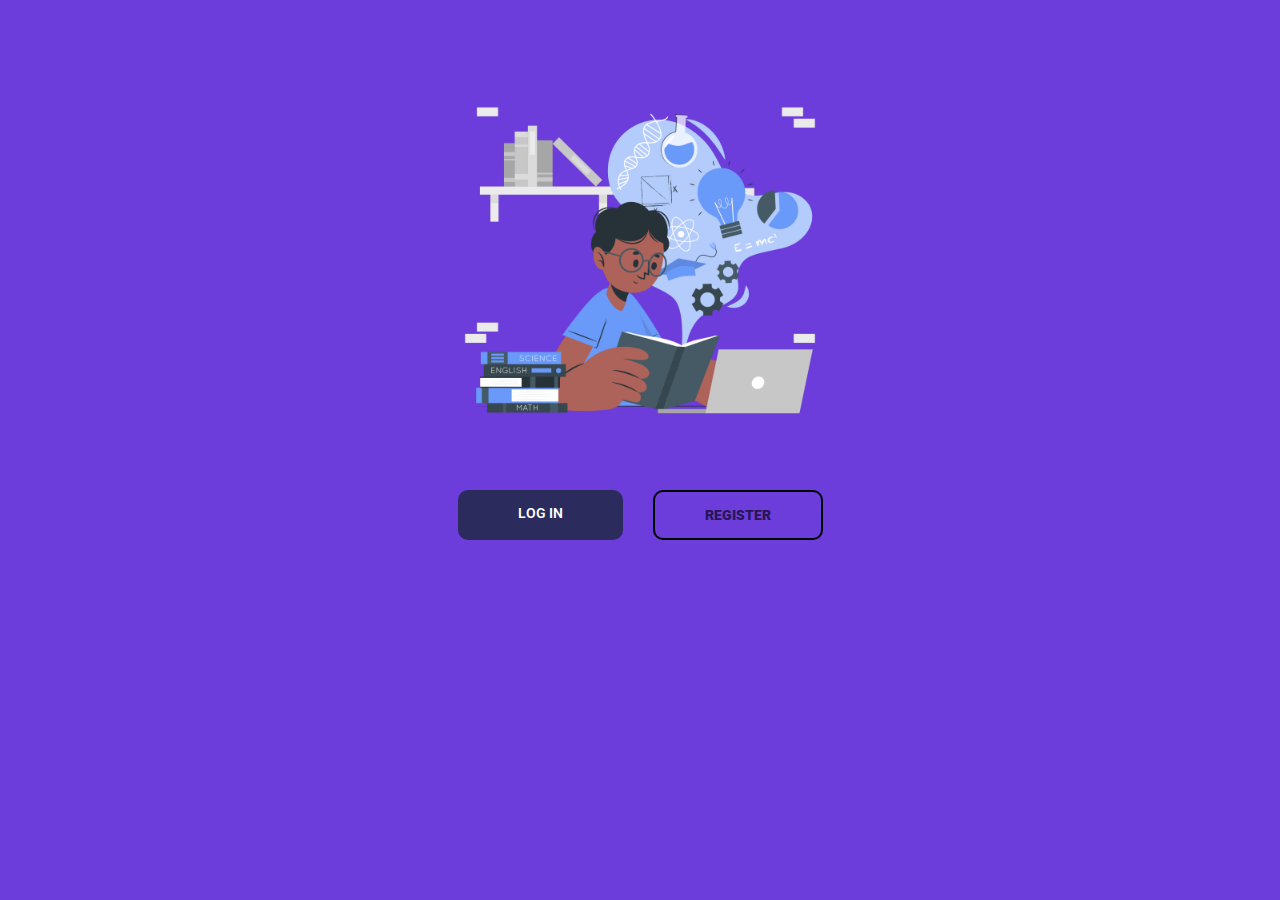
<file: index.html>
<!DOCTYPE html>
<html lang="en">
<head>
    <meta charset="UTF-8">
    <meta name="viewport" content="width=device-width, initial-scale=1.0">
    <title>Index_Page</title>
    <!-- link css -->
    <link rel="stylesheet" href="css/style.css">
</head>
<body>
    <section class="banner">
        <div class="img">
            <img src="/image/Learning-cuate.png" alt="">
        </div>
        <div class="btn-link">
            <a href="/page/log_in.html" class="log-in">log in</a>
            <a href="/page/register.html" class="register">register</a>
        </div>
    </section>
</body>
</html>
</file>
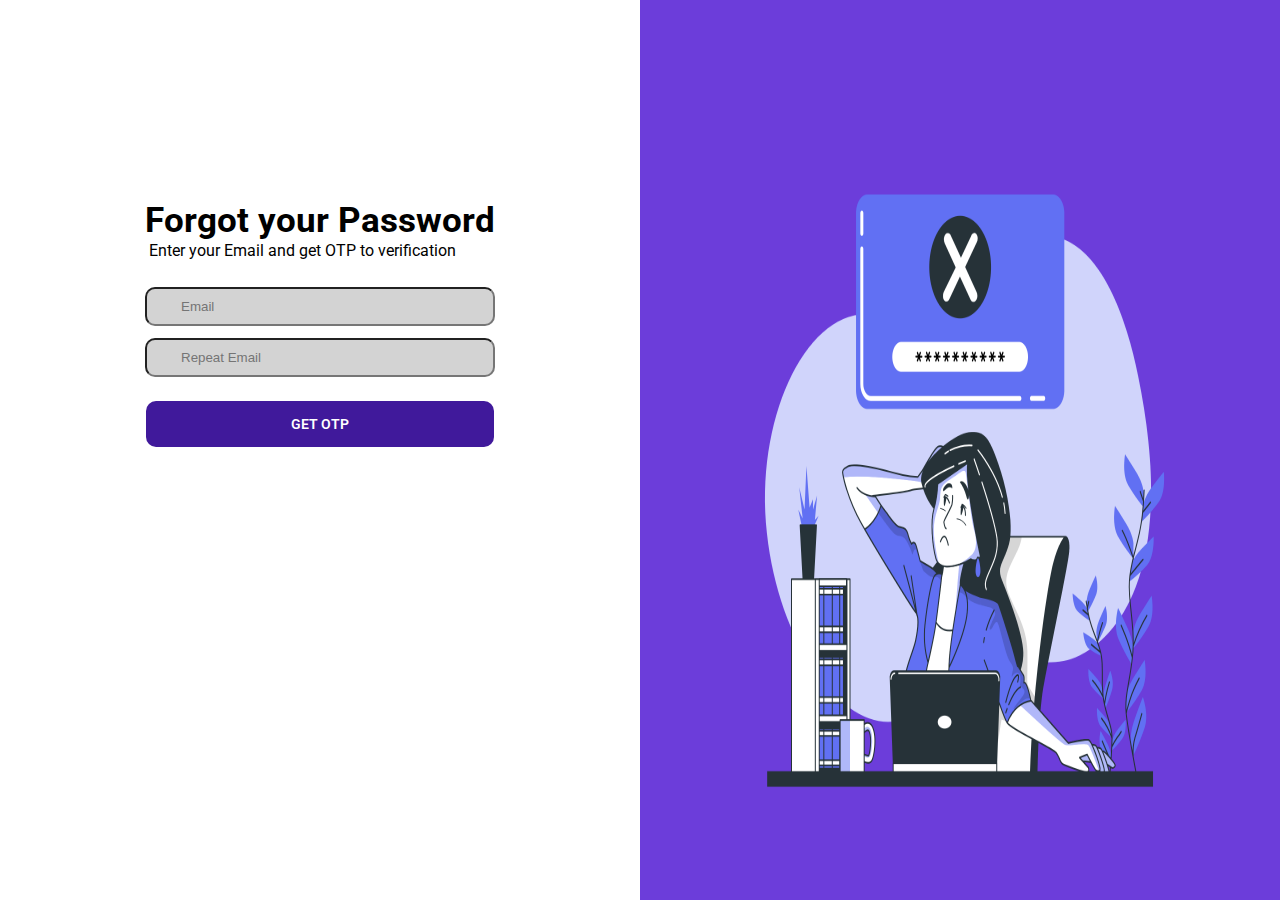
<file: page/forgot_password.html>
<!DOCTYPE html>
<html lang="en">
<head>
    <meta charset="UTF-8">
    <meta name="viewport" content="width=device-width, initial-scale=1.0">
    <title>Forgot_Password Form</title>
    <!-- link cdn -->
    <link 
        rel="stylesheet" href="https://cdnjs.cloudflare.com/ajax/libs/font-awesome/6.6.0/css/all.min.css" integrity="sha512-Kc323vGBEqzTmouAECnVceyQqyqdsSiqLQISBL29aUW4U/M7pSPA/gEUZQqv1cwx4OnYxTxve5UMg5GT6L4JJg==" crossorigin="anonymous" referrerpolicy="no-referrer"
    />
    <!-- link css -->
    <link rel="stylesheet" href="../css/style.css">
</head>
<body>
    <section class="forgot">
        <div class="row">
            <div class="col-6">
                <div class="about">
                    <h1>Forgot your Password</h1>
                    <p>Enter your Email and get OTP to verification</p>
                    <form action="">
                        <table>
                            <tbody>
                                <tr>
                                    <td>
                                        <i class="fa-regular fa-envelope"></i>
                                        <input type="email" name="email" id="email" placeholder="Email">
                                    </td>
                                </tr>
                                <tr>
                                    <td>
                                        <i class="fa-regular fa-envelope"></i>
                                        <input type="email" name="email" id="email" placeholder="Repeat Email">
                                    </td>
                                </tr>
                                <tr>
                                    <td>
                                        <div class="btn">
                                            <a href="../page/otp.html" class="btn-link">get otp</a>
                                        </div>
                                        
                                    </td>
                                </tr>
                            </tbody>
                        </table>
                    </form>
                </div>
            </div>
            <div class="col-6">
                <div class="img">
                    <img src="../image/Forgot password-bro.png" alt="">
                </div>
            </div>
        </div>
        
    </section>
</body>
</html>
</file>
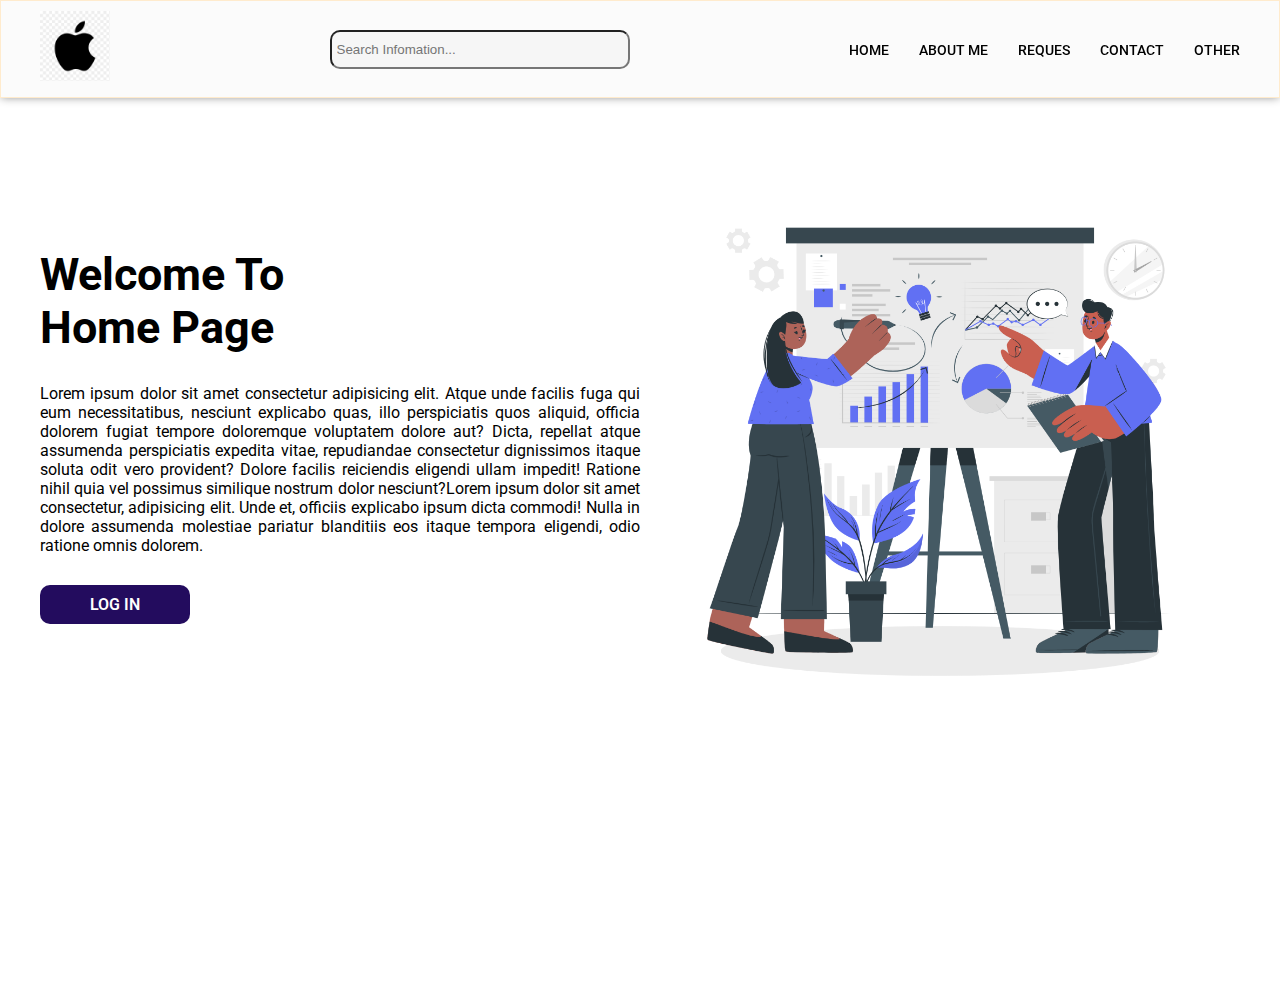
<file: page/home_page.html>
<!DOCTYPE html>
<html lang="en">
  <head>
    <meta charset="UTF-8" />
    <meta name="viewport" content="width=device-width, initial-scale=1.0" />
    <title>Home_Page</title>
    <!-- link css -->
    <link rel="stylesheet" href="/css/style.css" />
  </head>
  <body>
    <nav class="navbar">
      <div class="container d-flex">
        <a href="#" class="brand">
          <img class="image-logo" src="/image/image.png" alt="" />
        </a>
        <form action="">
          <table>
            <tbody>
              <tr>
                <td>
                  <input
                    type="text"
                    name="text"
                    id="text"
                    placeholder="Search Infomation..."
                  />
                </td>
              </tr>
            </tbody>
          </table>
        </form>
        <ul class="nav-navbar">
          <li class="nav-item">
            <a href="#" class="nav-link">Home</a>
          </li>
          <li class="nav-item">
            <a href="#" class="nav-link">About Me</a>
          </li>
          <li class="nav-item">
            <a href="#" class="nav-link">Reques</a>
          </li>
          <li class="nav-item">
            <a href="#" class="nav-link">Contact</a>
          </li>
          <li class="nav-item">
            <a href="#" class="nav-link">Other</a>
          </li>
        </ul>
      </div>
    </nav>
    <section class="hero-banner">
      <div class="container">
        <div class="row">
          <div class="col-6">
            <div class="about">
              <h1 contenteditable="true">Welcome To <br />Home Page</h1>
              <p contenteditable="true">
                Lorem ipsum dolor sit amet consectetur adipisicing elit. Atque
                unde facilis fuga qui eum necessitatibus, nesciunt explicabo
                quas, illo perspiciatis quos aliquid, officia dolorem fugiat
                tempore doloremque voluptatem dolore aut? Dicta, repellat atque
                assumenda perspiciatis expedita vitae, repudiandae consectetur
                dignissimos itaque soluta odit vero provident? Dolore facilis
                reiciendis eligendi ullam impedit! Ratione nihil quia vel
                possimus similique nostrum dolor nesciunt?Lorem ipsum dolor sit
                amet consectetur, adipisicing elit. Unde et, officiis explicabo
                ipsum dicta commodi! Nulla in dolore assumenda molestiae
                pariatur blanditiis eos itaque tempora eligendi, odio ratione
                omnis dolorem.
              </p>
              <div class="btn">
                <a href="../page/log_in.html">log in</a>
              </div>
            </div>
          </div>
          <div class="col-6">
            <img src="../image/Business Plan-cuate.png" alt="" />
          </div>
        </div>
      </div>
    </section>
  </body>
</html>
</file>
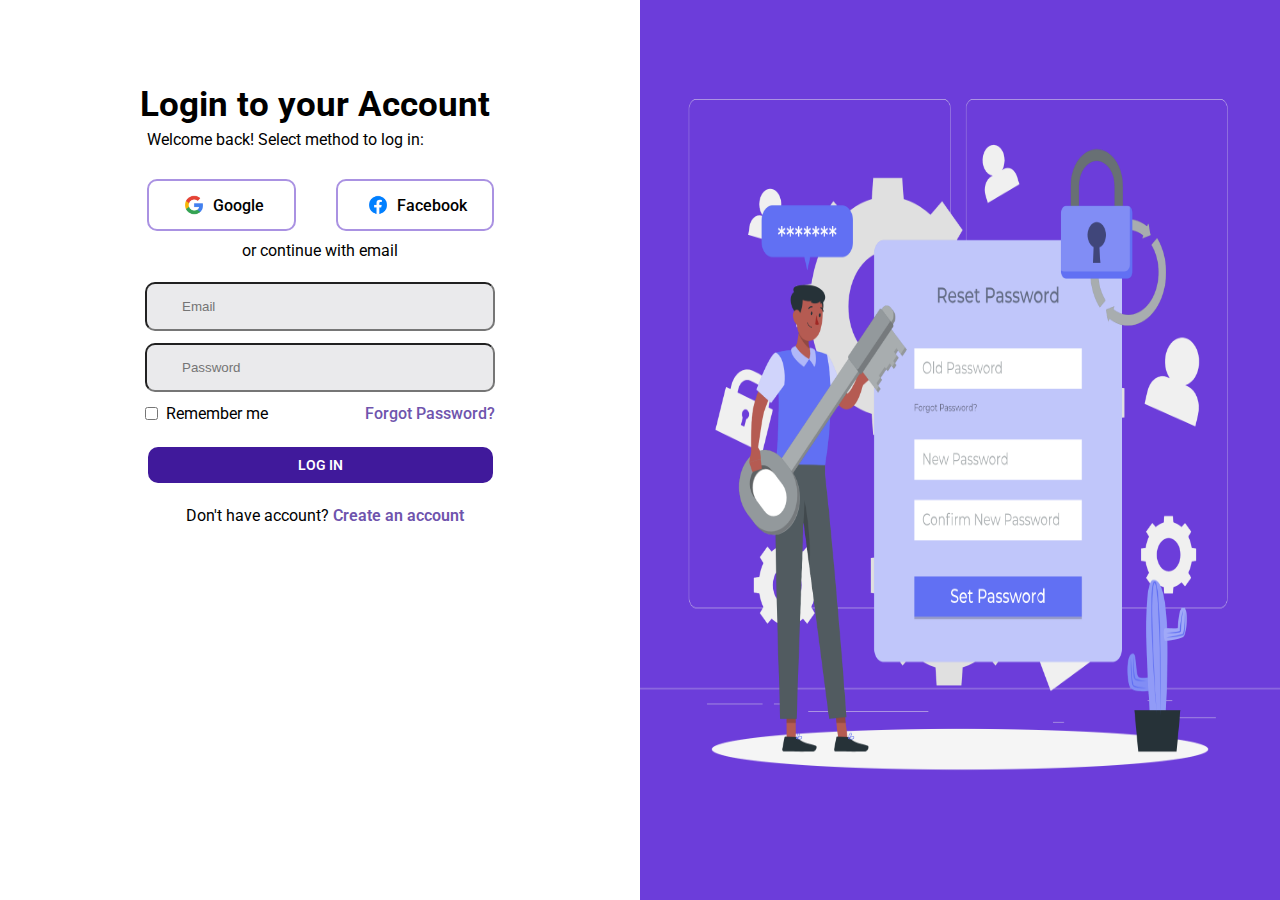
<file: page/log_in.html>
<!DOCTYPE html>
<html lang="en">
<head>
    <meta charset="UTF-8">
    <meta name="viewport" content="width=device-width, initial-scale=1.0">
    <title>Login Form</title>
    <!-- link cdn -->
    <link rel="stylesheet" href="https://cdnjs.cloudflare.com/ajax/libs/font-awesome/6.6.0/css/all.min.css" integrity="sha512-Kc323vGBEqzTmouAECnVceyQqyqdsSiqLQISBL29aUW4U/M7pSPA/gEUZQqv1cwx4OnYxTxve5UMg5GT6L4JJg==" crossorigin="anonymous" referrerpolicy="no-referrer" />
    <!-- link css -->
    <link rel="stylesheet" href="../css/style.css">
</head>
<body>
    <section class="login-form">
        <div class="row">
            <div class="col-6">
                <div class="about">
                    <h1>Login to your Account</h1>
                    <p>Welcome back! Select method to log in:</p>
                    <div class="btn">
                        <a href="#" class="google" style="display: flex;align-items: center;"><img src="../image/logo-google.png" alt="">&nbsp;Google</a>
                        <a href="#" class="facebook" style="display: flex;align-items: center;"><img src="../image/logo-facebook.png" alt="">&nbsp;Facebook</a>
                    </div>
                    <div class="title">
                        <p>or continue with email</p>
                    </div>
                    <form action="">
                        <table>
                            <tbody>
                                <tr>
                                    <td>
                                        <i class="fa-regular fa-envelope"></i>
                                        <input class="input" type="email" name="email" id="email" placeholder="Email">
                                    </td>
                                </tr>
                                <tr>
                                    <td>
                                        <i class="fa-solid fa-eye-slash"></i>
                                        <input class="input" type="password" name="password" id="password" placeholder="Password">
                                    </td>
                                </tr>
                                <tr>
                                    <td>
                                        <div class="checkbox-flex" >
                                            <div class="checkbox">
                                                <input style="margin-right: 8px;" type="checkbox" name="remember" id="remember" value="remember"> Remember me
                                                <!-- <label for="">Remember me</label> -->
                                            </div>
                                            <a href="../page/forgot_password.html">Forgot Password?</a>
                                        </div>
                                    </td>
                                </tr>
                                <tr>
                                    <td>
                                        <a href="../page/home_page.html" class="login">log in</a>
                                    </td>
                                </tr>
                                <tr>
                                    <td>
                                        <div class="script">
                                            <p>Don't have account? <span>Create an account</span></p>
                                        </div>
                                    </td>
                                </tr>
                            </tbody>
                        </table>
                    </form>
                </div>
            </div>
            <div class="col-6">
                <img src="../image/Reset password-rafiki.png" alt="">
            </div>
        </div>
    </section>
</body>
</html>
</file>
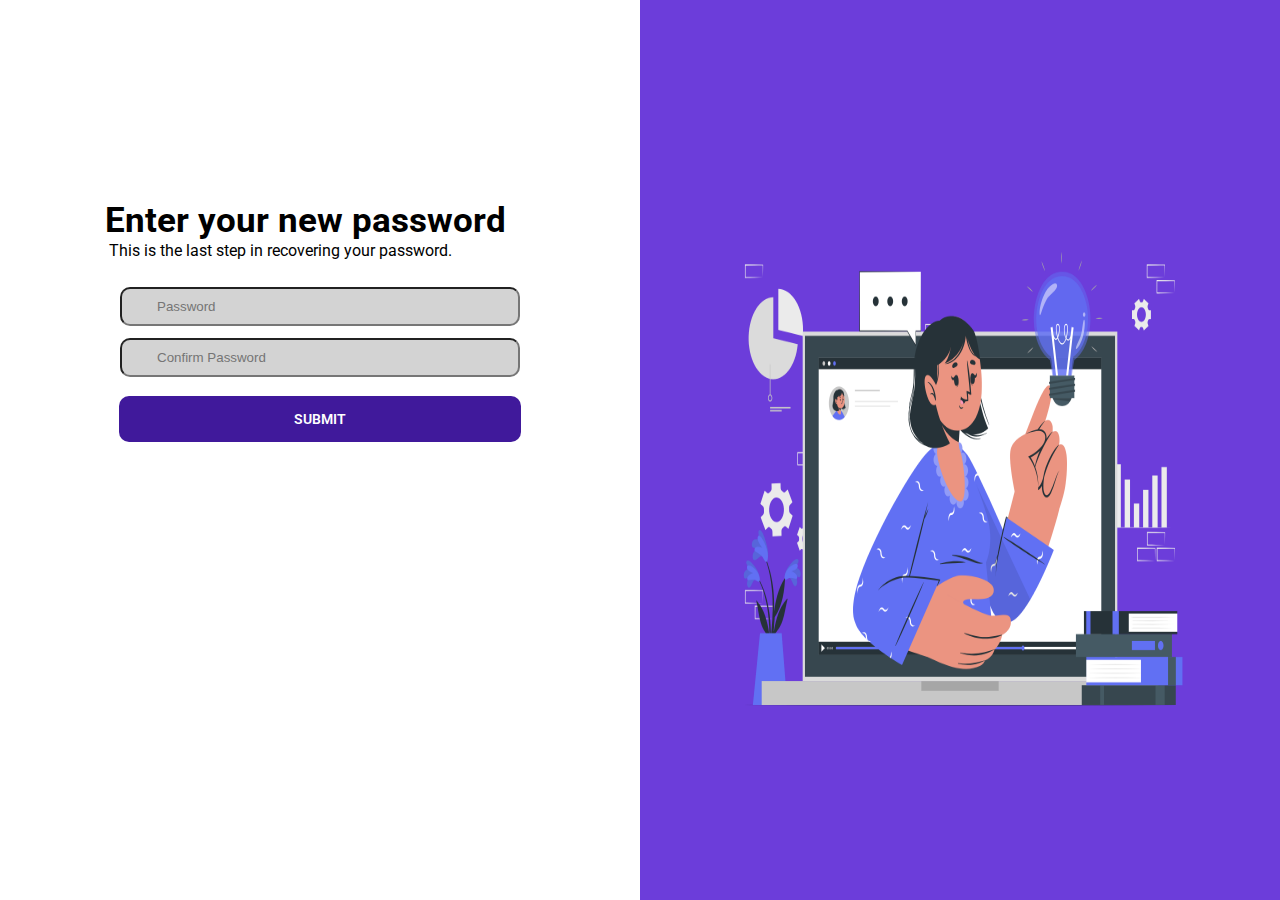
<file: page/new_password.html>
<!DOCTYPE html>
<html lang="en">

<head>
    <meta charset="UTF-8">
    <meta name="viewport" content="width=device-width, initial-scale=1.0">
    <title>New_Password Form</title>
    <!-- link cdn -->
    <link 
        rel="stylesheet" href="https://cdnjs.cloudflare.com/ajax/libs/font-awesome/6.6.0/css/all.min.css" integrity="sha512-Kc323vGBEqzTmouAECnVceyQqyqdsSiqLQISBL29aUW4U/M7pSPA/gEUZQqv1cwx4OnYxTxve5UMg5GT6L4JJg==" crossorigin="anonymous" referrerpolicy="no-referrer"
    />
    <!-- link css -->
    <link rel="stylesheet" href="../css/style.css">
</head>

<body>
    <section class="new-password">
        <div class="row">
            <div class="col-6">
                <div class="about">
                    <h1>Enter your new password</h1>
                    <p>This is the last step in recovering your password.</p>
                    <form action="">
                        <table>
                            <tbody>
                                <tr>
                                    <td>
                                        <i class="fa-solid fa-eye-slash"></i>
                                        <input type="password" name="password" id="password" placeholder="Password">
                                    </td>
                                </tr>
                                <tr>
                                    <td>
                                        <i class="fa-solid fa-eye-slash"></i>
                                        <input type="password" name="password" id="password" placeholder="Confirm Password">
                                    </td>
                                </tr>
                                <tr>
                                    <td>
                                        <div class="btn">
                                            <a href="../page/log_in.html" class="btn-link">submit</a>
                                        </div>
                                    </td>
                                </tr>
                            </tbody>
                        </table>
                    </form>
                </div>
            </div>
            <div class="col-6">
                <div class="img">
                    <img src="../image/Webinar-cuate.png" alt="">
                </div>
            </div>
        </div>
        
    </section>
</body>
</html>
</file>
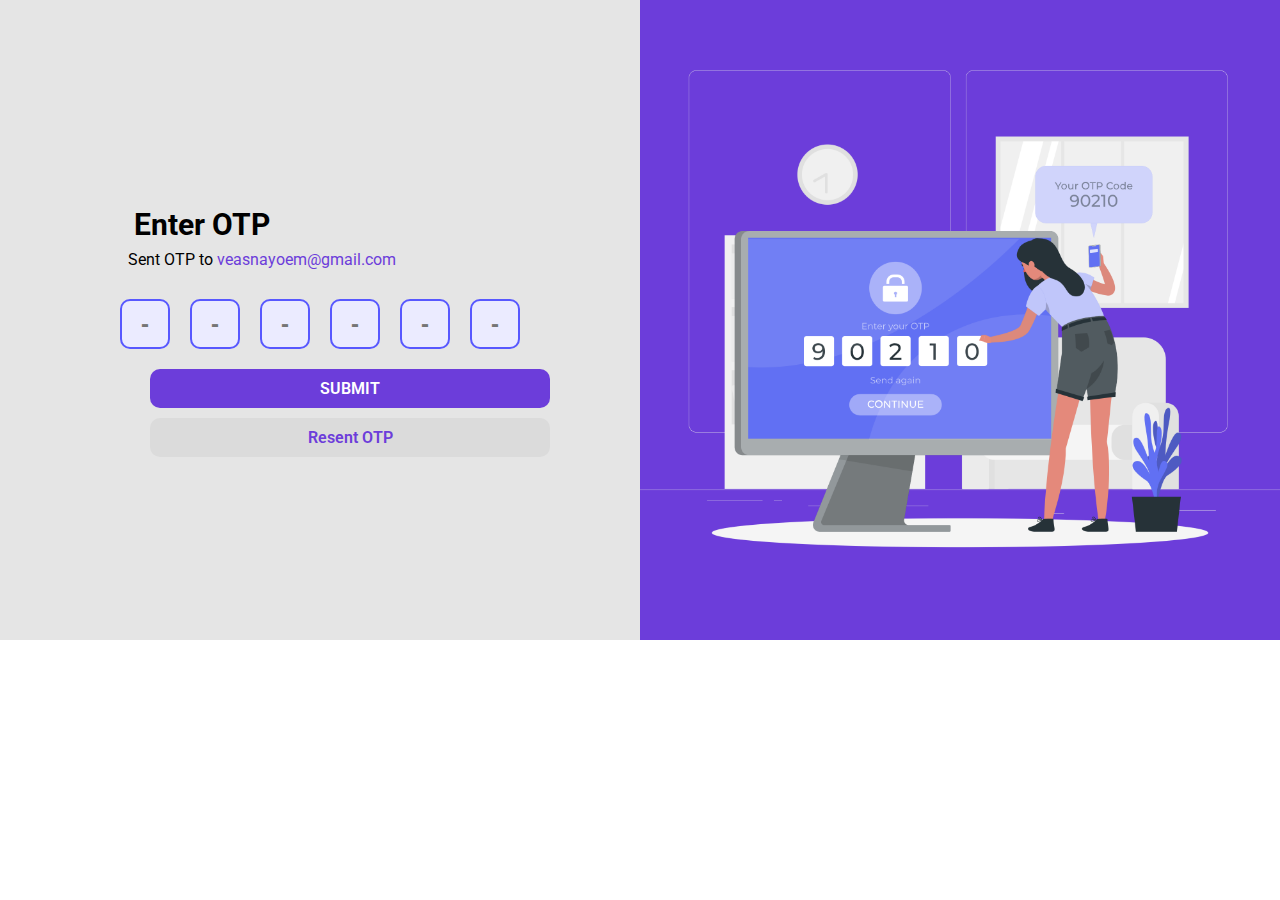
<file: page/otp.html>
<!DOCTYPE html>
<html lang="en">
<head>
    <meta charset="UTF-8">
    <meta name="viewport" content="width=device-width, initial-scale=1.0">
    <title>OTP Form</title>
    <!-- link css -->
    <link rel="stylesheet" href="../css/style.css">
</head>
<body>
    <section class="otp">
        <div class="row">
            <div class="col-6 bg-white">
                <div class="title">
                    <h1>Enter OTP</h1>
                    <p>Sent OTP to <span>veasnayoem@gmail.com</span></p>
                    <form action="">
                        <div class="row">
                            <div class="col-6">
                                <input 
                                    maxlength="1"
                                    type="text"
                                    name="otp-number"
                                    id="otp-number"
                                    placeholder="-"
                                >
                            </div>
                            <div class="col-6">
                                <input 
                                    maxlength="1"
                                    type="text" 
                                    name="otp-number" 
                                    id="otp-number" 
                                    placeholder="-"
                                >
                            </div>
                            <div class="col-6">
                                <input 
                                    maxlength="1"
                                    type="text" 
                                    name="otp-number" 
                                    id="otp-number" 
                                    placeholder="-"
                                >
                            </div>
                            <div class="col-6">
                                <input 
                                    maxlength="1"
                                    type="text" 
                                    name="otp-number" 
                                    id="otp-number" 
                                    placeholder="-"
                                >
                            </div>
                            <div class="col-6">
                                <input 
                                    maxlength="1"
                                    type="text" 
                                    name="otp-number" 
                                    id="otp-number" 
                                    placeholder="-"
                                >
                            </div>
                            <div class="col-6">
                                <input 
                                    maxlength="1"
                                    type="text" 
                                    name="otp-number" 
                                    id="otp-number" 
                                    placeholder="-"
                                >
                            </div>
                        </div>
                        <div class="btn">
                            <a href="../page/new_password.html" class="submit">submit</a>
                            <a href="#" class="resent">Resent OTP</a>
                        </div>
                    </form>
                </div>
            </div>
            <div class="col-6 bg-blue">
                <img src="../image/Enter OTP-rafiki.png" alt="">
            </div>
        </div>
    </section>
</body>
</html>
</file>
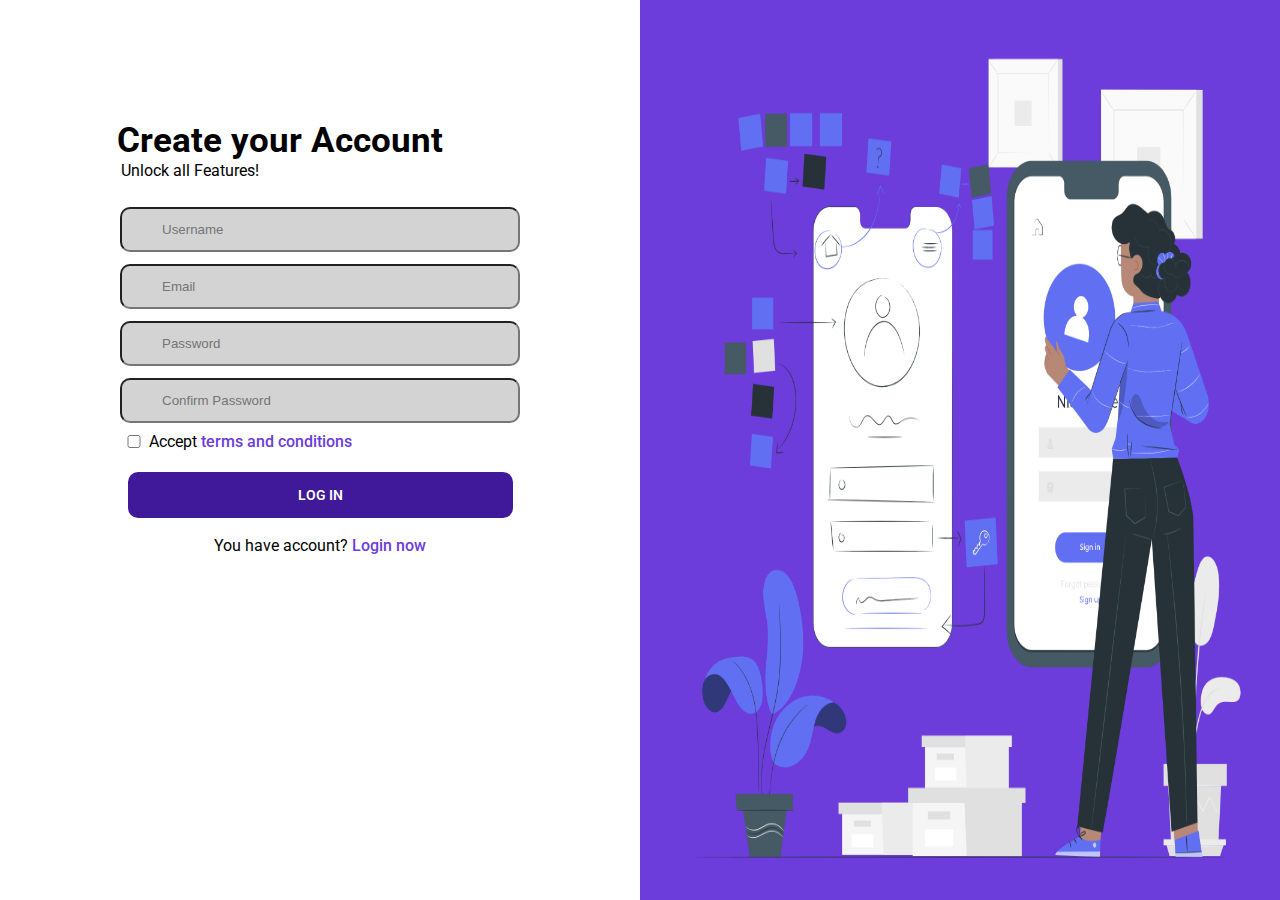
<file: page/register.html>
<!DOCTYPE html>
<html lang="en">
<head>
    <meta charset="UTF-8">
    <meta name="viewport" content="width=device-width, initial-scale=1.0">
    <title>Register Form</title>
    <!-- link cdn  -->
    <link 
        rel="stylesheet" href="https://cdnjs.cloudflare.com/ajax/libs/font-awesome/6.6.0/css/all.min.css" integrity="sha512-Kc323vGBEqzTmouAECnVceyQqyqdsSiqLQISBL29aUW4U/M7pSPA/gEUZQqv1cwx4OnYxTxve5UMg5GT6L4JJg==" crossorigin="anonymous" referrerpolicy="no-referrer"
    />
    <!-- link css -->
    <link rel="stylesheet" href="../css/style.css">
</head>
<body>
    <section class="register-form">
        <div class="row">
            <div class="col-6">
                <div class="about">
                    <h1>Create your Account</h1>
                    <p>Unlock all Features!</p>
                    <form action="">
                        <table>
                            <tbody>
                                <tr>
                                    <td>
                                        <i class="fa-regular fa-user"></i>
                                        <input type="username" name="username" id="username" placeholder="Username">
                                    </td>
                                </tr>
                                <tr>
                                    <td>
                                        <i class="fa-regular fa-envelope"></i>
                                        <input type="email" name="email" id="email" placeholder="Email">
                                    </td>
                                </tr>
                                <tr>
                                    <td>
                                        <i class="fa-solid fa-eye-slash"></i>
                                        <input type="password" name="password" id="password" placeholder="Password">
                                    </td>
                                </tr>
                                <tr>
                                    <td>
                                        <i class="fa-solid fa-eye-slash"></i>
                                        <input type="password" name="password" id="password" placeholder="Confirm Password">
                                    </td>
                                </tr>
                                <tr>
                                    <td>
                                        <div class="check-box">
                                            <input style="width: 30px;" type="checkbox" name="accept" id="accept" value="accept">
                                            <label for="">
                                                Accept <span>terms and conditions</span>
                                            </label>
                                        </div>
                                        
                                    </td>
                                </tr>
                                <tr>
                                    <td>
                                        <a href="../page/otp.html" class="btn-link">log in</a>
                                    </td>
                                </tr>
                                <tr>
                                    <td>
                                        <div class="script">
                                            <p>You have account? <span>Login now</span></p>
                                        </div>
                                        
                                    </td>
                                </tr>
                                <!-- <div class="check-box">
                                    <input type="accept" name="accept" id="accept" value="accept"> Accept <span>terms and conditions</span>
                                </div> -->
                            </tbody>
                        </table>
                    </form>
                </div>
            </div>
            <div class="col-6">
                <div class="img">
                    <img src="../image/Prototyping process-pana.png" alt="">
                </div>
                
            </div>
        </div>
    </section>
</body>
</html>
</file>
<file: css/style.css>
@import url("https://fonts.googleapis.com/css2?family=Roboto:ital,wght@0,100;0,300;0,400;0,500;0,700;0,900;1,100;1,300;1,400;1,500;1,700;1,900&display=swap");

* {
  padding: 0;
  margin: 0;
  box-sizing: border-box;
}

body {
  font-family: "Roboto", sans-serif;
}
.container {
  width: 1200px;
  margin: auto;
}
/* home-page start */
.navbar {
  width: 100%;
  padding: 10px 0px;
  background-color: #fbfbfb;
  box-shadow: 0px 0px 9px -1px rgba(0, 0, 0, 0.48);
  border: 1px solid blanchedalmond;
  position: sticky;
  top: 0;
}

.navbar .d-flex {
  display: flex;
  justify-content: space-between;
  align-items: center;
}

.navbar .brand {
  font-size: 25px;
  text-transform: uppercase;
  font-weight: 900;
  text-decoration: none;
}

.navbar input {
  width: 300px;
  padding: 10px 5px;
  border-radius: 10px;
  outline: 0;
  background-color: #f6f6f6;
}

.navbar .nav-navbar {
  display: flex;
  gap: 30px;
  list-style: none;
}

.navbar .nav-navbar .nav-item .nav-link {
  text-decoration: none;
  text-transform: uppercase;
  font-size: 14px;
  font-weight: 500;
  color: black;
}
.hero-banner {
  width: 100%;
  height: 100vh;
}

.hero-banner .row {
  width: 100%;
  display: flex;
  justify-content: space-between;
}

.hero-banner .row .col-6 {
  width: 50%;
}
.hero-banner .row .col-6 .about h1 {
  padding-top: 150px;
  font-size: 45px;
}

.hero-banner .row .col-6 .about p {
  padding-top: 30px;
  text-align: justify;
}

.hero-banner .row .col-6 .about .btn {
  padding-top: 40px;
}

.hero-banner .row .col-6 .about .btn a {
  text-decoration: none;
  background-color: #230c5e;
  color: white;
  font-weight: 600;
  padding: 10px 50px;
  border-radius: 10px;
  text-transform: uppercase;
}

.hero-banner .row .col-6 img {
  width: 90%;
  display: flex;
  padding-top: 70px;
  margin: auto;
}
.navbar .brand .image-logo {
  width: 70px;
  font-size: 300px;
  background-image: url(../image/image.png);
}
/* home-page end */

/* landing-page start */
.banner {
  width: 100%;
  height: 100vh;
  background-color: #6c3dda;
  /* padding: 135px 0px; */
}
.banner .img {
  width: 100%;
  display: flex;
  justify-content: center;
  padding-top: 70px;
  background-color: #6c3dda;
}
.banner .img img {
  width: 400px;
}
.banner .btn-link {
  width: 100%;
  display: flex;
  justify-content: center;
  gap: 30px;
  padding-top: 20px;
}
.banner .btn-link .log-in {
  padding: 15px 60px;
  background-color: rgb(43, 43, 93);
  color: white;
  text-decoration: none;
  border-radius: 10px;
  text-transform: uppercase;
  font-weight: 600;
  font-size: 14px;
}
.banner .btn-link .register {
  padding: 15px 50px;
  text-decoration: none;
  border-radius: 10px;
  text-transform: uppercase;
  font-weight: 900;
  font-size: 14px;
  border: 2px solid black;
  color: rgb(39, 22, 85);
}
/* landing-page end */

/* login start */
.login-form {
  width: 100%;
  height: 100vh;
  overflow: hidden;
}
.login-form .row {
  width: 100%;
  height: 100%;
  display: flex;
  justify-content: center;
  text-align: center;
}
.login-form .row .col-6 {
  width: 50%;
}
.login-form .row .col-6 .about {
  width: 100%;
  height: 100%;
}
.login-form .row .col-6 .about h1 {
  padding-top: 100px;
  margin-left: -10px;
  font-size: 35px;
  line-height: 10px;
}
.login-form .row .col-6 .about p {
  padding-top: 20px;
  margin-left: -70px;
}
.login-form .row .col-6 .about .btn {
  padding-top: 30px;
  display: flex;
  justify-content: center;
  gap: 40px;
}
.login-form .row .col-6 .about .btn .google {
  border: 2px solid #aa92e2;
  padding: 10px 30px;
  border-radius: 10px;
}
.login-form .row .col-6 .about .btn .facebook {
  border: 2px solid #aa92e2;
  padding: 10px 25px;
  border-radius: 10px;
}
.login-form .row .col-6 .about .btn img {
  width: 30px;
}
.login-form .row .col-6 .about .btn a {
  text-decoration: none;
  color: black;
  font-weight: 500;
}
.login-form .row .col-6 .about .title p {
  padding-top: 10px;
  margin-left: 0;
}
.login-form .row .col-6 .about table {
  display: flex;
  justify-content: center;
  padding-top: 10px;
}
.login-form .row .col-6 .about td {
  position: relative;
}
.login-form .row .col-6 .about i {
  position: absolute;
  top: 26px;
  left: 10px;
}
.login-form .row .col-6 .about .input {
  width: 350px;
  margin-top: 10px;
  padding: 15px 35px;
  border-radius: 10px;
  background-color: #eaeaec;
  color: black;
}
.login-form .row .col-6 .about .checkbox-flex {
  display: flex;
  justify-content: space-between;
  align-items: center;
  padding-top: 10px;
  padding-bottom: 30px;
}
.login-form .row .col-6 .about .checkbox-flex a {
  text-decoration: none;
  padding: 0;
  color: #6f54ad;
  font-weight: 500;
}
.login-form .row .col-6 .about .checkbox-flex .checkbox {
  display: flex;
  align-items: center;
}
.login-form .row .col-6 .about .login {
  padding: 10px 150px;
  /* border: 2px solid black; */
  border-radius: 10px;
  background-color: #40199b;
  color: white;
  text-decoration: none;
  text-transform: uppercase;
  font-size: 14px;
  font-weight: 600;
}
.login-form .row .col-6 .about .script {
  padding-top: 10px;
  margin-left: 80px;
}
.login-form .row .col-6 .about span {
  color: #6f54ad;
  font-weight: 600;
}
.login-form .row .col-6 img {
  width: 100%;
  height: 100%;
  display: flex;
  margin: auto;
  background-color: #6c3dda;
}
/* login end */

/* otp start */
.bg-white {
  background-color: #e5e5e5;
}

.bg-blue {
  background-color: #6c3dda;
}

.otp {
  width: 100%;
  height: 100vh;
  overflow: hidden;
}

.otp .row {
  width: 100%;
  display: flex;
  justify-content: space-between;
}

.otp .row .col-6 {
  width: 50%;
}

.otp .row .col-6 .title {
  width: 100%;
  text-align: center;
}

.otp .row .col-6 .title h1 {
  padding-top: 200px;
  font-size: 30px;
  margin-left: -37%;
  line-height: 50px;
}

.otp .row .col-6 .title p {
  font-weight: 400;
  margin-left: -18%;
}

.otp .row .col-6 .title span {
  color: #6c3dda;
}

.otp .row .col-6 .title .row {
  width: 100%;
  margin-top: 30px;
  display: flex;
  justify-content: center;
  gap: 20px;
}

.otp .row .col-6 .title .row .col-6 {
  width: 50px;
  height: 50px;
}

.otp .row .col-6 .title .row .col-6 input {
  width: 100%;
  height: 100%;
  text-align: center;
  outline: none;
  border: 2px solid #5858ff;
  border-radius: 10px;
  background-color: #ebebff;
  font-size: 24px;
  font-weight: bold;
  color: black;
}

.otp .row .col-6 .title .btn {
  padding-top: 20px;
  margin-left: 150px;
  width: 400px;
  display: flex;
  flex-direction: column;
  gap: 10px;
}

.otp .row .col-6 .title .btn .submit {
  padding: 10px 0px;
  background-color: #6c3dda;
  color: white;
  text-transform: uppercase;
  outline: none;
  border: none;
  border-radius: 10px;
  font-weight: 600;
  text-decoration: none;
}

.otp .row .col-6 .title .btn .resent {
  padding: 10px 0px;
  outline: none;
  border: none;
  border-radius: 10px;
  font-weight: 600;
  background-color: #dbdbdb;
  color: #6c3dda;
  text-decoration: none;
}
.otp .row .col-6 img {
  width: 100%;
  display: flex;
  margin: auto;
}
/* otp end */

/* Register start */
.register-form {
  width: 100%;
  height: 100vh;
  /* background-color: aqua; */
  overflow: hidden;
}
.register-form .row {
  width: 100%;
  height: 100%;
  display: flex;
}
.register-form .row .col-6 {
  width: 50%;
}
.register-form .row .col-6 .about {
  text-align: center;
}
.register-form .row .col-6 .about h1 {
  padding-top: 120px;
  font-size: 35px;
  margin-left: -80px;
}

.register-form .row .col-6 .about p {
  margin-left: -260px;
}

.register-form .row .col-6 .about table {
  display: flex;
  justify-content: center;
  padding-top: 20px;
}
.register-form .row .col-6 .about td {
  position: relative;
}

.register-form .row .col-6 .about i {
  position: absolute;
  top: 19px;
  left: 15px;
}
.register-form .row .col-6 .about input {
  width: 400px;
  padding: 13px 40px;
  margin: 5px 0px;
  border-radius: 10px;
  outline: 0;
  background-color: #d3d3d3;
}
.register-form .row .col-6 .about .check-box {
  margin-right: 170px;
  padding-bottom: 30px;
  display: flex;
  align-items: center;
}
.register-form .row .col-6 .about .btn-link {
  padding: 15px 170px;
  border-radius: 10px;
  background-color: #40199b;
  color: white;
  text-decoration: none;
  text-transform: uppercase;
  font-size: 14px;
  font-weight: 600;
}
.register-form .row .col-6 .about .check-box span {
  color: #6c3dda;
  font-weight: 500;
}
.register-form .row .col-6 .about .script {
  padding-top: 30px;
  margin-right: -260px;
}
.register-form .row .col-6 .about .script span {
  color: #6c3dda;
  font-weight: 500;
}
.register-form .row .col-6 .img {
  width: 100%;
  height: 100vh;
  display: flex;
  justify-content: center;
  background-color: #6c3dda;
}
.register-form .row .col-6 .img img {
  width: 600px;
}
/* Register end */

/* forgot password start */
.forgot {
  width: 100%;
  height: 100vh;
}

.forgot .row {
  width: 100%;
  display: flex;
  justify-content: space-between;
}

.forgot .row .col-6 {
  width: 50%;
}

.forgot .row .col-6 .about {
  text-align: center;
}

.forgot .row .col-6 .about h1 {
  padding-top: 200px;
  font-size: 35px;
}

.forgot .row .col-6 .about p {
  margin-left: -35px;
}

.forgot .row .col-6 .about form {
  display: flex;
  justify-content: center;
  padding-top: 20px;
}
.forgot .row .col-6 .about td {
  position: relative;
}

.forgot .row .col-6 .about i {
  position: absolute;
  top: 16px;
  left: 10px;
}
.forgot .row .col-6 .about input {
  width: 350px;
  padding: 10px 34px;
  border-radius: 10px;
  outline: 0;
  background-color: #d3d3d3;
  margin: 5px 0px;
}

.forgot .row .col-6 .img {
  height: 100vh;
  display: flex;
  justify-content: center;
  padding-top: 70px;
  background-color: #6c3dda;
}

.forgot .row .col-6 .img img {
  width: 500px;
}
.forgot .row .col-6 .about .btn {
  padding-top: 30px;
}
.forgot .row .col-6 .about .btn-link {
  padding: 15px 145px;
  border-radius: 10px;
  background-color: #40199b;
  color: white;
  text-decoration: none;
  text-transform: uppercase;
  font-size: 14px;
  font-weight: 600;
}
/* forgot password end */

/* new password start */
.new-password {
  width: 100%;
  height: 100vh;
}

.new-password .row {
  width: 100%;
  display: flex;
  justify-content: space-between;
}

.new-password .row .col-6 {
  width: 50%;
}

.new-password .row .col-6 .about {
  text-align: center;
}

.new-password .row .col-6 .about h1 {
  padding-top: 200px;
  font-size: 35px;
  margin-left: -30px;
}

.new-password .row .col-6 .about p {
  margin-left: -80px;
}

.new-password .row .col-6 .about table {
  display: flex;
  justify-content: center;
  padding-top: 20px;
}
.new-password .row .col-6 .about td {
  position: relative;
}

.new-password .row .col-6 .about i {
  position: absolute;
  top: 16px;
  left: 10px;
}
.new-password .row .col-6 .about input {
  width: 400px;
  padding: 10px 35px;
  margin: 5px 0px;
  border-radius: 10px;
  outline: 0;
  background-color: #d3d3d3;
}

.new-password .row .col-6 .img {
  height: 100vh;
  display: flex;
  justify-content: center;
  padding-top: 70px;
  background-color: #6c3dda;
}

.new-password .row .col-6 .img img {
  width: 500px;
}
.new-password .row .col-6 .about .btn {
  padding-top: 25px;
}
.new-password .row .col-6 .about .btn-link {
  padding: 15px 175px;
  border-radius: 10px;
  background-color: #40199b;
  color: white;
  text-decoration: none;
  text-transform: uppercase;
  font-size: 14px;
  font-weight: 600;
}
</file>
